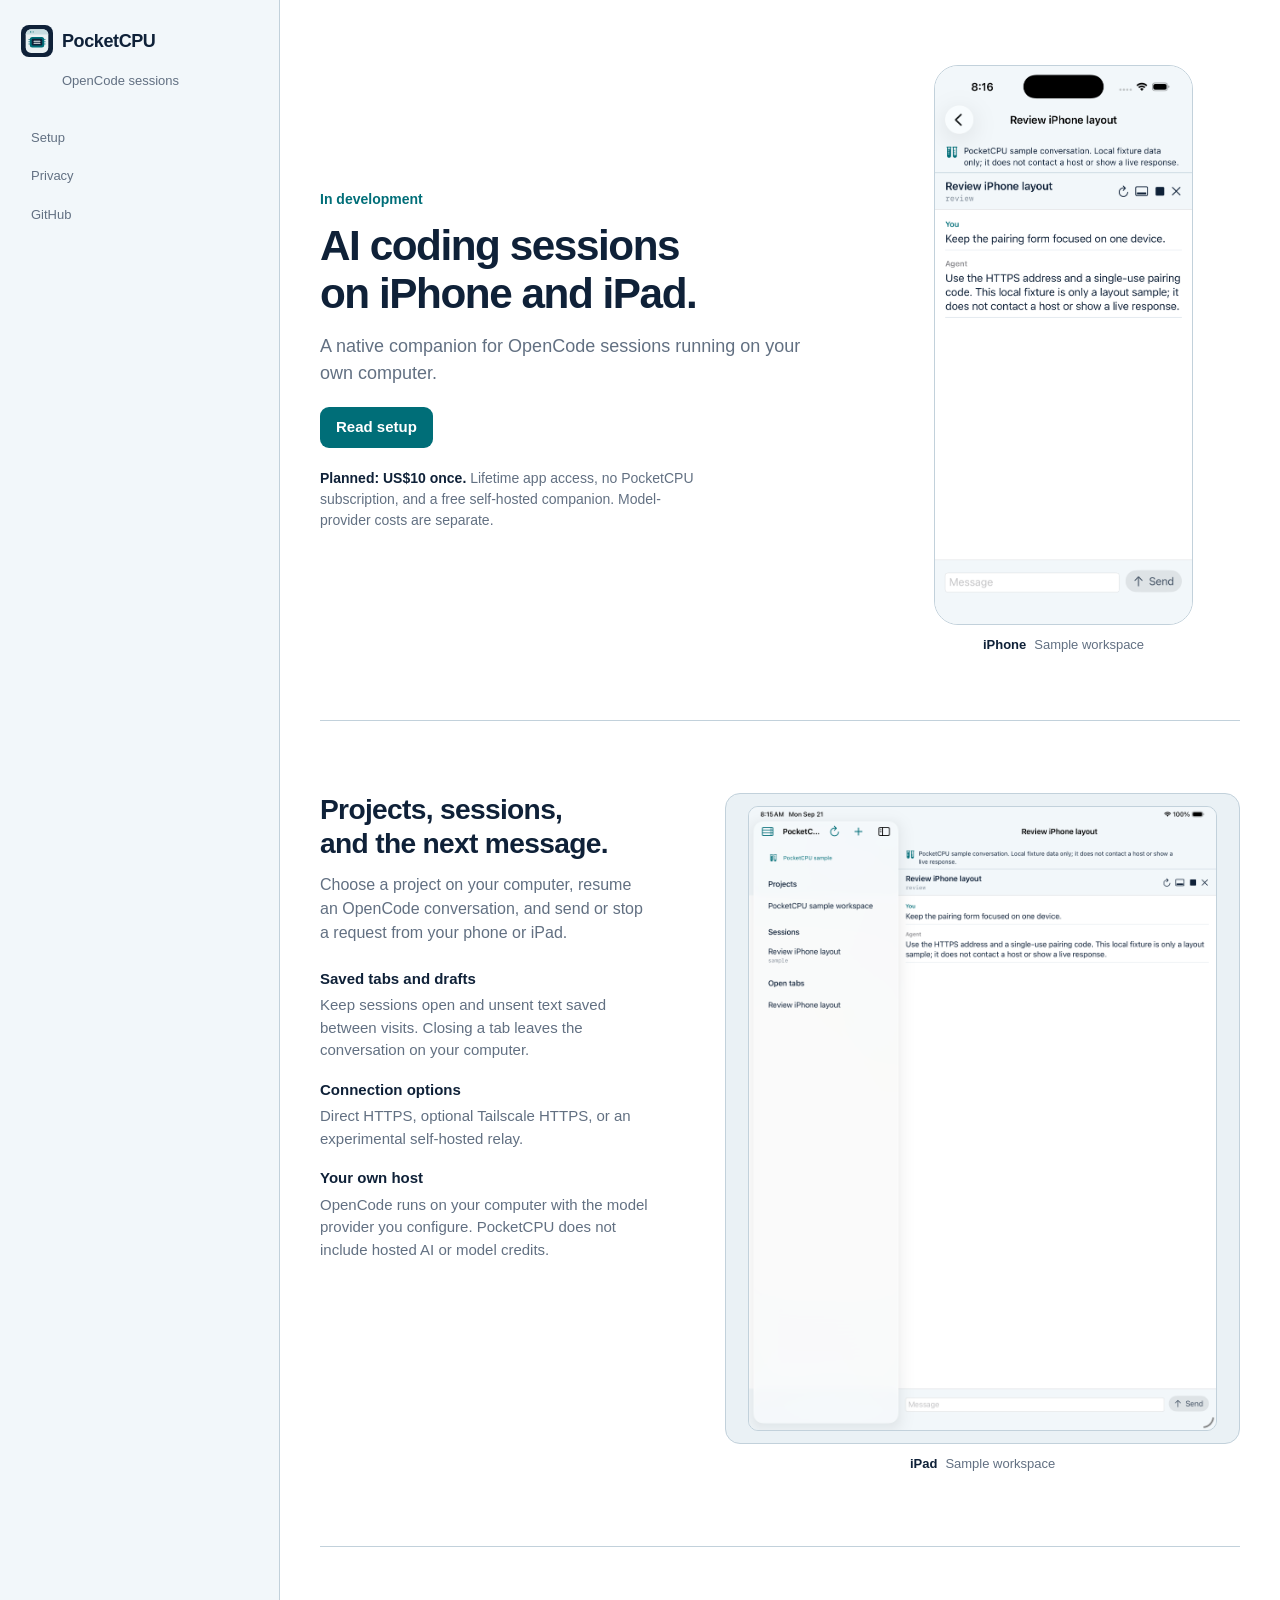
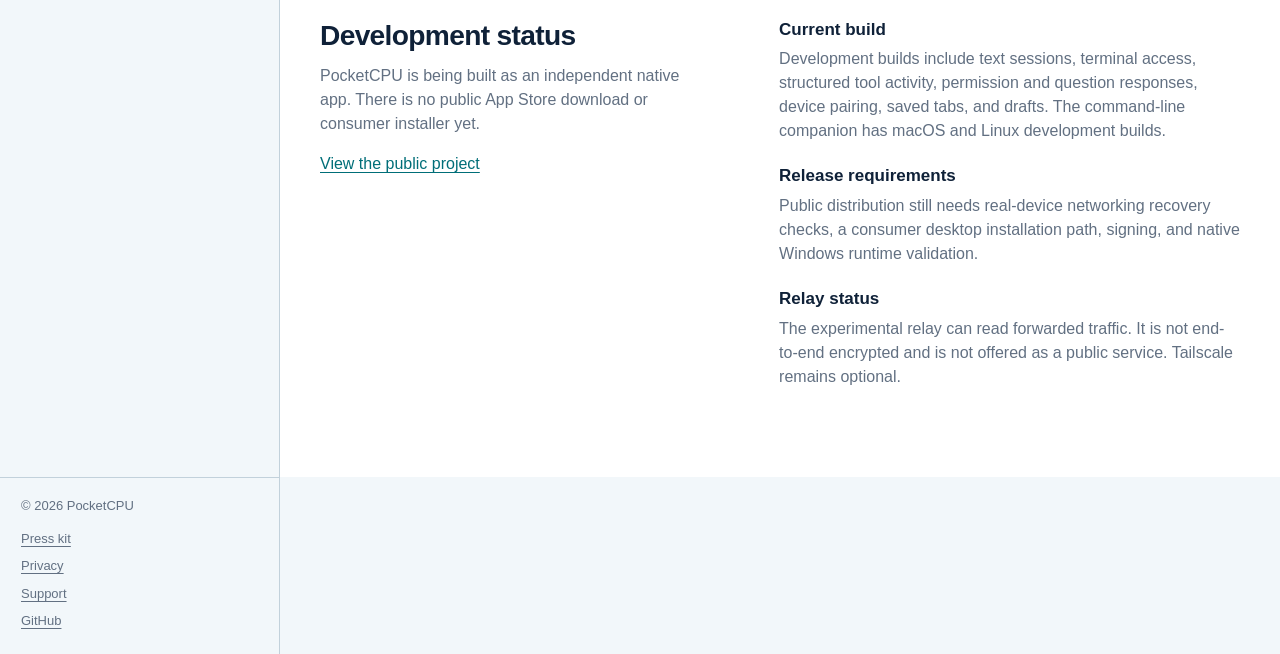
<file: index.html>
<!doctype html>
<html lang="en">
<head>
  <meta charset="utf-8">
  <meta name="viewport" content="width=device-width, initial-scale=1">
  <meta name="description" content="A native iPhone and iPad client for OpenCode sessions on your own computer. In development. Planned US$10 one-time purchase.">
  <meta property="og:title" content="PocketCPU | AI coding on iPhone and iPad">
  <meta property="og:description" content="A native iPhone and iPad client for OpenCode sessions on your own computer. In development. Planned US$10 one-time purchase.">
  <meta property="og:type" content="website">
  <meta property="og:url" content="https://sbenson2.github.io/PocketCPU/">
  <meta property="og:image" content="https://sbenson2.github.io/PocketCPU/assets/app-icon-1024.png">
  <meta property="og:image:alt" content="PocketCPU app icon">
  <meta name="twitter:card" content="summary">
  <link rel="canonical" href="https://sbenson2.github.io/PocketCPU/">
  <link rel="icon" href="assets/brand.svg" type="image/svg+xml">
  <link rel="apple-touch-icon" href="assets/app-icon-1024.png">
  <link rel="stylesheet" href="styles.css">
  <title>PocketCPU | AI coding on iPhone and iPad</title>
</head>
<body>
  <a class="skip-link" href="#main">Skip to content</a>
  <header class="site-header site-rail wrap">
    <a class="brand" href="./" aria-label="PocketCPU home"><img src="assets/brand.svg" width="34" height="34" alt=""><span>PocketCPU</span></a>
    <p class="site-context">OpenCode sessions</p>
    <nav aria-label="Main navigation">
      <a href="guide.html">Setup</a>
      <a href="privacy.html">Privacy</a>
      <a class="desktop-link" href="https://github.com/sbenson2/PocketCPU">GitHub</a>
    </nav>
  </header>
  <main id="main" tabindex="-1">
    <section class="hero wrap" aria-labelledby="intro">
      <div class="hero-copy">
        <p class="status">In development</p>
        <h1 id="intro">AI coding sessions<br>on iPhone and iPad.</h1>
        <p class="lede">A native companion for OpenCode sessions running on your own computer.</p>
        <a class="button primary" href="guide.html">Read setup</a>
        <p class="purchase-note"><strong>Planned: US$10 once.</strong> Lifetime app access, no PocketCPU subscription, and a free self-hosted companion. Model-provider costs are separate.</p>
      </div>
      <figure class="hero-shot">
        <img src="assets/screenshot-iphone.png" width="1206" height="2622" fetchpriority="high" alt="PocketCPU on iPhone showing a labelled sample coding conversation">
        <figcaption><strong>iPhone</strong><span>Sample workspace</span></figcaption>
      </figure>
    </section>
    <section class="workspace wrap" aria-labelledby="workspace">
      <div class="workspace-copy">
        <h2 id="workspace">Projects, sessions,<br>and the next message.</h2>
        <p>Choose a project on your computer, resume an OpenCode conversation, and send or stop a request from your phone or iPad.</p>
        <dl class="feature-list">
          <dt>Saved tabs and drafts</dt><dd>Keep sessions open and unsent text saved between visits. Closing a tab leaves the conversation on your computer.</dd>
          <dt>Connection options</dt><dd>Direct HTTPS, optional Tailscale HTTPS, or an experimental self-hosted relay.</dd>
          <dt>Your own host</dt><dd>OpenCode runs on your computer with the model provider you configure. PocketCPU does not include hosted AI or model credits.</dd>
        </dl>
      </div>
      <figure class="tablet-shot">
        <a href="assets/screenshot-ipad.png" aria-label="View the full-size iPad sample screenshot"><img src="assets/screenshot-ipad.png" width="2064" height="2752" loading="lazy" alt="PocketCPU on iPad with projects and sessions beside a labelled sample conversation"></a>
        <figcaption><strong>iPad</strong><span>Sample workspace</span></figcaption>
      </figure>
    </section>
    <section class="scope wrap" aria-labelledby="status">
      <div class="scope-intro">
        <h2 id="status">Development status</h2>
        <p>PocketCPU is being built as an independent native app. There is no public App Store download or consumer installer yet.</p>
        <a href="https://github.com/sbenson2/PocketCPU">View the public project</a>
      </div>
      <div class="scope-details">
        <h3>Current build</h3>
        <p>Development builds include text sessions, terminal access, structured tool activity, permission and question responses, device pairing, saved tabs, and drafts. The command-line companion has macOS and Linux development builds.</p>
        <h3>Release requirements</h3>
        <p>Public distribution still needs real-device networking recovery checks, a consumer desktop installation path, signing, and native Windows runtime validation.</p>
        <h3>Relay status</h3>
        <p>The experimental relay can read forwarded traffic. It is not end-to-end encrypted and is not offered as a public service. Tailscale remains optional.</p>
      </div>
    </section>
  </main>
  <footer class="site-footer wrap">
    <span>© 2026 PocketCPU</span>
    <nav aria-label="Footer"><a href="press.html">Press kit</a><a href="privacy.html">Privacy</a><a href="https://github.com/sbenson2/PocketCPU/issues">Support</a><a href="https://github.com/sbenson2/PocketCPU">GitHub</a></nav>
  </footer>
</body>
</html>
</file>
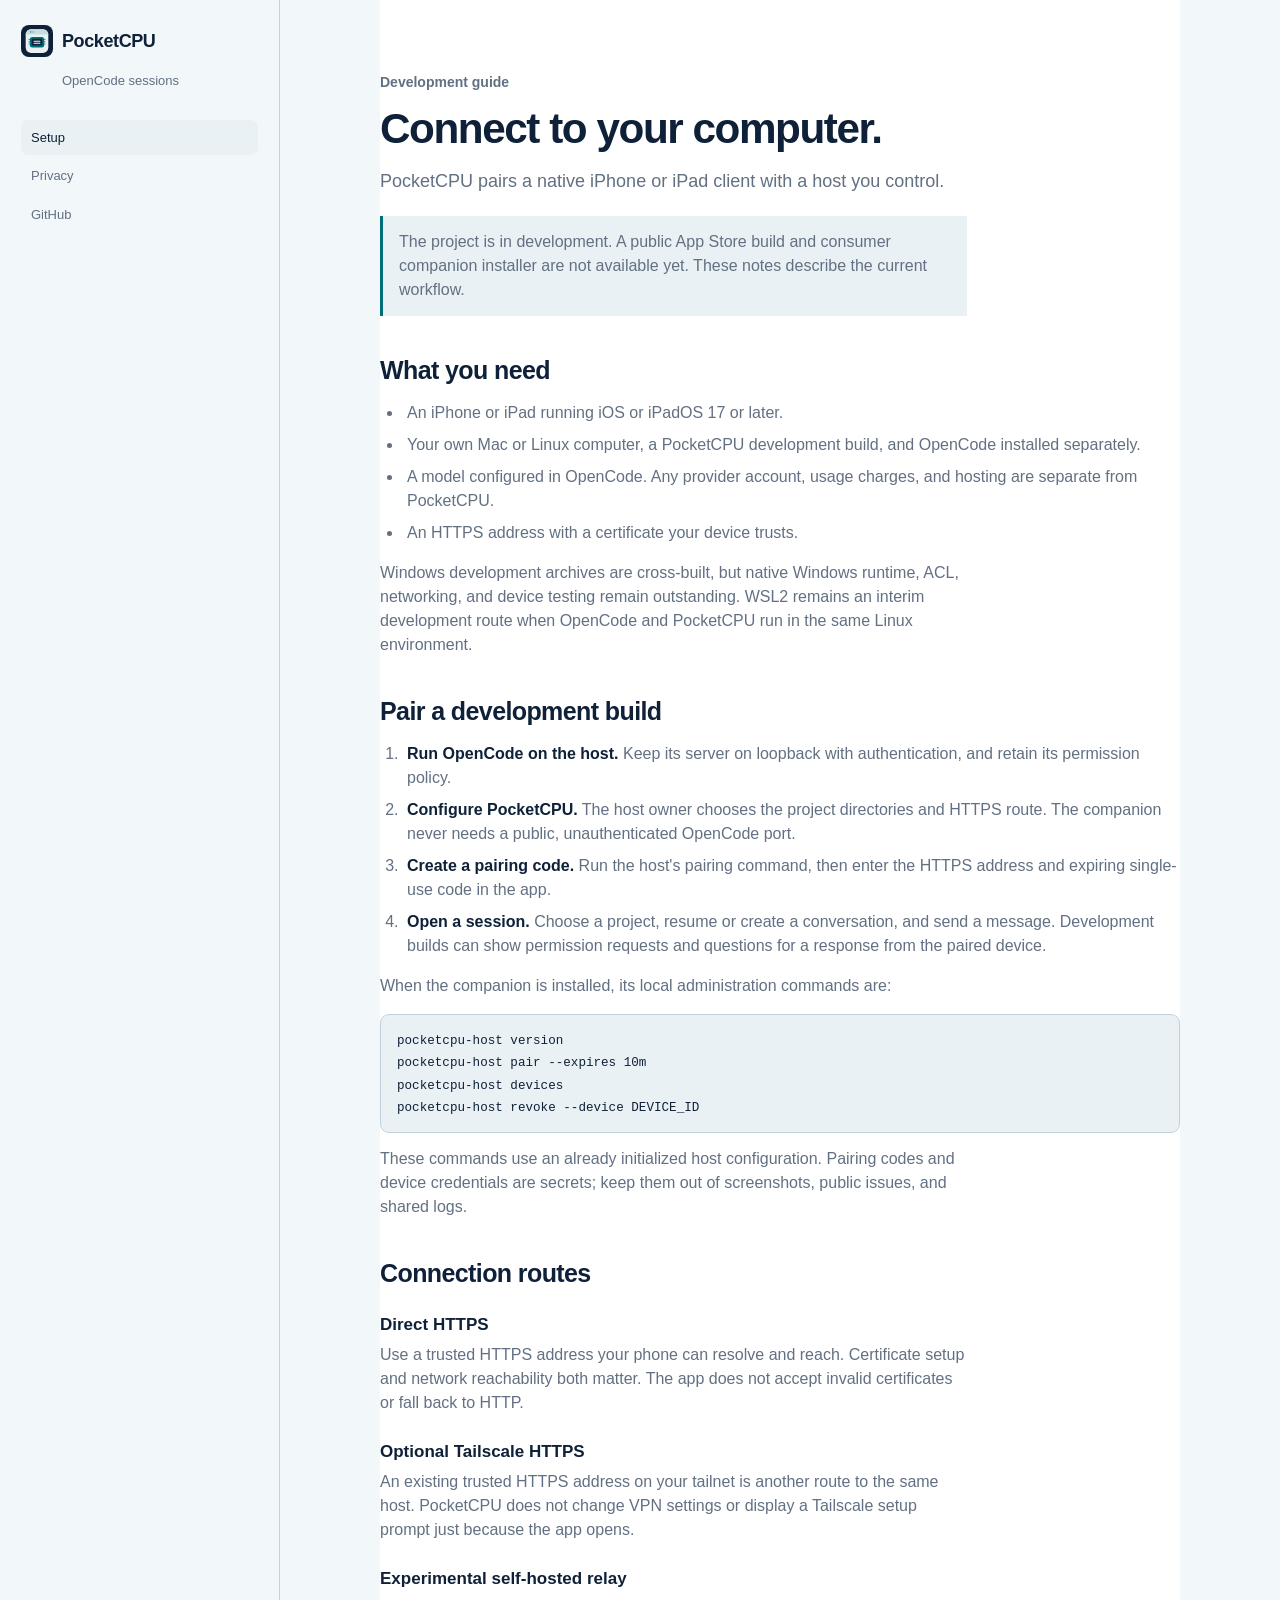
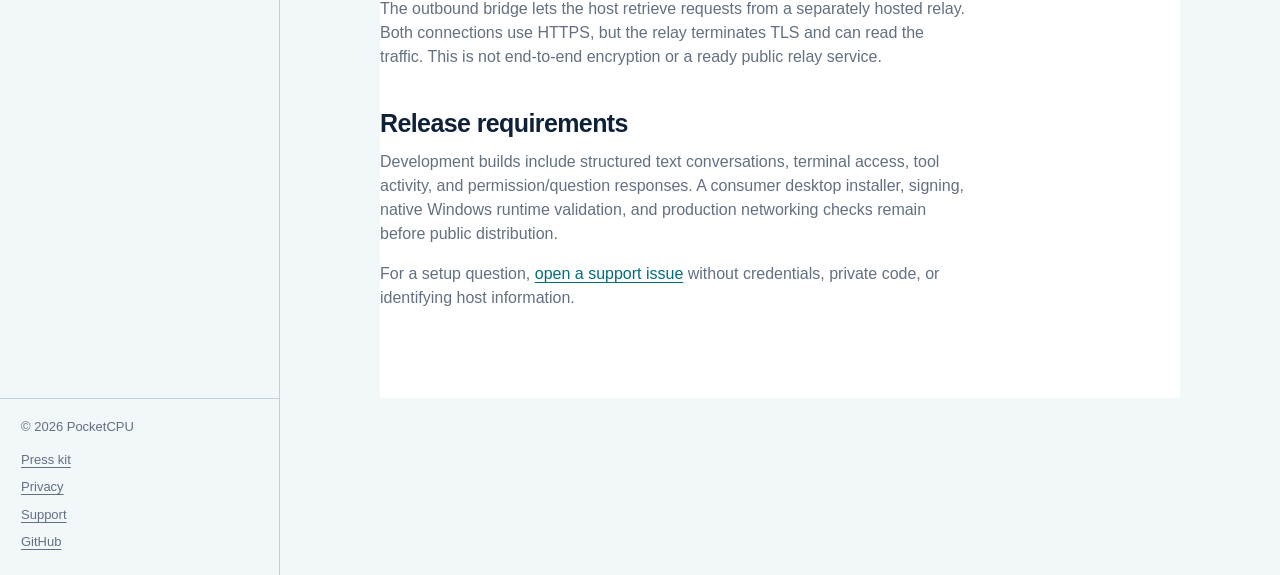
<file: guide.html>
<!doctype html>
<html lang="en">
<head>
  <meta charset="utf-8">
  <meta name="viewport" content="width=device-width, initial-scale=1">
  <meta name="description" content="How PocketCPU connects your iPhone or iPad to OpenCode on your own computer. Current setup requirements and development limits.">
  <meta property="og:title" content="Setup and development | PocketCPU">
  <meta property="og:description" content="How PocketCPU connects your iPhone or iPad to OpenCode on your own computer. Current setup requirements and development limits.">
  <meta property="og:type" content="website">
  <meta property="og:url" content="https://sbenson2.github.io/PocketCPU/guide.html">
  <meta property="og:image" content="https://sbenson2.github.io/PocketCPU/assets/app-icon-1024.png">
  <meta property="og:image:alt" content="PocketCPU app icon">
  <meta name="twitter:card" content="summary">
  <link rel="canonical" href="https://sbenson2.github.io/PocketCPU/guide.html">
  <link rel="icon" href="assets/brand.svg" type="image/svg+xml">
  <link rel="apple-touch-icon" href="assets/app-icon-1024.png">
  <link rel="stylesheet" href="styles.css">
  <title>Setup and development | PocketCPU</title>
</head>
<body>
  <a class="skip-link" href="#main">Skip to content</a>
  <header class="site-header site-rail wrap">
    <a class="brand" href="./" aria-label="PocketCPU home"><img src="assets/brand.svg" width="34" height="34" alt=""><span>PocketCPU</span></a>
    <p class="site-context">OpenCode sessions</p>
    <nav aria-label="Main navigation">
      <a href="guide.html" aria-current="page">Setup</a>
      <a href="privacy.html">Privacy</a>
      <a class="desktop-link" href="https://github.com/sbenson2/PocketCPU">GitHub</a>
    </nav>
  </header>
  <main id="main" tabindex="-1" class="wrap prose">
    <p class="status">Development guide</p>
    <h1>Connect to your computer.</h1>
    <p class="lede">PocketCPU pairs a native iPhone or iPad client with a host you control.</p>
    <p class="note">The project is in development. A public App Store build and consumer companion installer are not available yet. These notes describe the current workflow.</p>
    <h2>What you need</h2>
    <ul>
      <li>An iPhone or iPad running iOS or iPadOS 17 or later.</li>
      <li>Your own Mac or Linux computer, a PocketCPU development build, and OpenCode installed separately.</li>
      <li>A model configured in OpenCode. Any provider account, usage charges, and hosting are separate from PocketCPU.</li>
      <li>An HTTPS address with a certificate your device trusts.</li>
    </ul>
    <p>Windows development archives are cross-built, but native Windows runtime, ACL, networking, and device testing remain outstanding. WSL2 remains an interim development route when OpenCode and PocketCPU run in the same Linux environment.</p>
    <h2>Pair a development build</h2>
    <ol>
      <li><strong>Run OpenCode on the host.</strong> Keep its server on loopback with authentication, and retain its permission policy.</li>
      <li><strong>Configure PocketCPU.</strong> The host owner chooses the project directories and HTTPS route. The companion never needs a public, unauthenticated OpenCode port.</li>
      <li><strong>Create a pairing code.</strong> Run the host's pairing command, then enter the HTTPS address and expiring single-use code in the app.</li>
      <li><strong>Open a session.</strong> Choose a project, resume or create a conversation, and send a message. Development builds can show permission requests and questions for a response from the paired device.</li>
    </ol>
    <p>When the companion is installed, its local administration commands are:</p>
    <pre><code>pocketcpu-host version
pocketcpu-host pair --expires 10m
pocketcpu-host devices
pocketcpu-host revoke --device DEVICE_ID</code></pre>
    <p>These commands use an already initialized host configuration. Pairing codes and device credentials are secrets; keep them out of screenshots, public issues, and shared logs.</p>
    <h2>Connection routes</h2>
    <h3>Direct HTTPS</h3>
    <p>Use a trusted HTTPS address your phone can resolve and reach. Certificate setup and network reachability both matter. The app does not accept invalid certificates or fall back to HTTP.</p>
    <h3>Optional Tailscale HTTPS</h3>
    <p>An existing trusted HTTPS address on your tailnet is another route to the same host. PocketCPU does not change VPN settings or display a Tailscale setup prompt just because the app opens.</p>
    <h3>Experimental self-hosted relay</h3>
    <p>The outbound bridge lets the host retrieve requests from a separately hosted relay. Both connections use HTTPS, but the relay terminates TLS and can read the traffic. This is not end-to-end encryption or a ready public relay service.</p>
    <h2>Release requirements</h2>
    <p>Development builds include structured text conversations, terminal access, tool activity, and permission/question responses. A consumer desktop installer, signing, native Windows runtime validation, and production networking checks remain before public distribution.</p>
    <p>For a setup question, <a href="https://github.com/sbenson2/PocketCPU/issues">open a support issue</a> without credentials, private code, or identifying host information.</p>
  </main>
  <footer class="site-footer wrap">
    <span>© 2026 PocketCPU</span>
    <nav aria-label="Footer"><a href="press.html">Press kit</a><a href="privacy.html">Privacy</a><a href="https://github.com/sbenson2/PocketCPU/issues">Support</a><a href="https://github.com/sbenson2/PocketCPU">GitHub</a></nav>
  </footer>
</body>
</html>
</file>
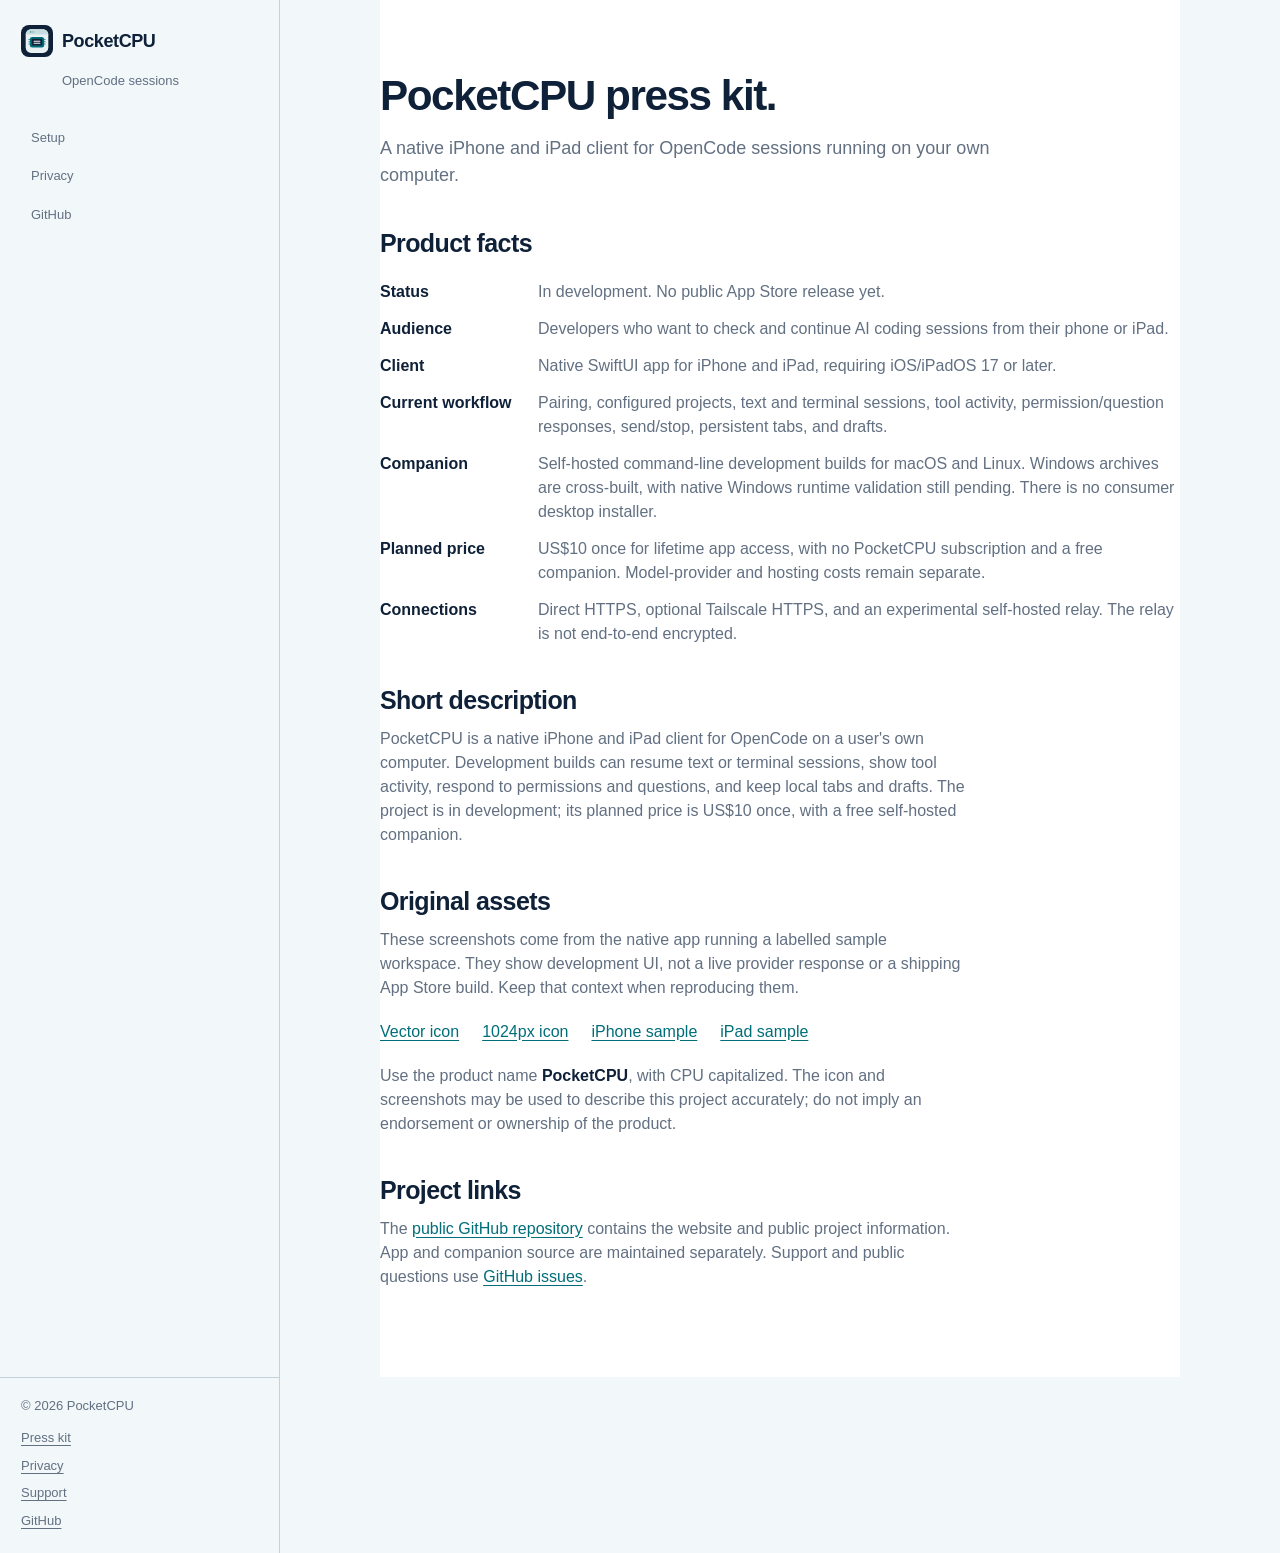
<file: press.html>
<!doctype html>
<html lang="en">
<head>
  <meta charset="utf-8">
  <meta name="viewport" content="width=device-width, initial-scale=1">
  <meta name="description" content="PocketCPU product facts, planned pricing, original app icon, and labelled development screenshots.">
  <meta property="og:title" content="Press kit | PocketCPU">
  <meta property="og:description" content="PocketCPU product facts, planned pricing, original app icon, and labelled development screenshots.">
  <meta property="og:type" content="website">
  <meta property="og:url" content="https://sbenson2.github.io/PocketCPU/press.html">
  <meta property="og:image" content="https://sbenson2.github.io/PocketCPU/assets/app-icon-1024.png">
  <meta property="og:image:alt" content="PocketCPU app icon">
  <meta name="twitter:card" content="summary">
  <link rel="canonical" href="https://sbenson2.github.io/PocketCPU/press.html">
  <link rel="icon" href="assets/brand.svg" type="image/svg+xml">
  <link rel="apple-touch-icon" href="assets/app-icon-1024.png">
  <link rel="stylesheet" href="styles.css">
  <title>Press kit | PocketCPU</title>
</head>
<body>
  <a class="skip-link" href="#main">Skip to content</a>
  <header class="site-header site-rail wrap">
    <a class="brand" href="./" aria-label="PocketCPU home"><img src="assets/brand.svg" width="34" height="34" alt=""><span>PocketCPU</span></a>
    <p class="site-context">OpenCode sessions</p>
    <nav aria-label="Main navigation">
      <a href="guide.html">Setup</a>
      <a href="privacy.html">Privacy</a>
      <a class="desktop-link" href="https://github.com/sbenson2/PocketCPU">GitHub</a>
    </nav>
  </header>
  <main id="main" tabindex="-1" class="wrap prose">
    <h1>PocketCPU press kit.</h1>
    <p class="lede">A native iPhone and iPad client for OpenCode sessions running on your own computer.</p>
    <h2>Product facts</h2>
    <dl class="fact-list">
      <dt>Status</dt><dd>In development. No public App Store release yet.</dd>
      <dt>Audience</dt><dd>Developers who want to check and continue AI coding sessions from their phone or iPad.</dd>
      <dt>Client</dt><dd>Native SwiftUI app for iPhone and iPad, requiring iOS/iPadOS 17 or later.</dd>
      <dt>Current workflow</dt><dd>Pairing, configured projects, text and terminal sessions, tool activity, permission/question responses, send/stop, persistent tabs, and drafts.</dd>
      <dt>Companion</dt><dd>Self-hosted command-line development builds for macOS and Linux. Windows archives are cross-built, with native Windows runtime validation still pending. There is no consumer desktop installer.</dd>
      <dt>Planned price</dt><dd>US$10 once for lifetime app access, with no PocketCPU subscription and a free companion. Model-provider and hosting costs remain separate.</dd>
      <dt>Connections</dt><dd>Direct HTTPS, optional Tailscale HTTPS, and an experimental self-hosted relay. The relay is not end-to-end encrypted.</dd>
    </dl>
    <h2>Short description</h2>
    <p>PocketCPU is a native iPhone and iPad client for OpenCode on a user's own computer. Development builds can resume text or terminal sessions, show tool activity, respond to permissions and questions, and keep local tabs and drafts. The project is in development; its planned price is US$10 once, with a free self-hosted companion.</p>
    <h2>Original assets</h2>
    <p>These screenshots come from the native app running a labelled sample workspace. They show development UI, not a live provider response or a shipping App Store build. Keep that context when reproducing them.</p>
    <div class="asset-links">
      <a href="assets/brand.svg" download="pocketcpu-icon.svg">Vector icon</a>
      <a href="assets/app-icon-1024.png" download="pocketcpu-icon-1024.png">1024px icon</a>
      <a href="assets/screenshot-iphone.png" download="pocketcpu-iphone-sample.png">iPhone sample</a>
      <a href="assets/screenshot-ipad.png" download="pocketcpu-ipad-sample.png">iPad sample</a>
    </div>
    <p>Use the product name <strong>PocketCPU</strong>, with CPU capitalized. The icon and screenshots may be used to describe this project accurately; do not imply an endorsement or ownership of the product.</p>
    <h2>Project links</h2>
    <p>The <a href="https://github.com/sbenson2/PocketCPU">public GitHub repository</a> contains the website and public project information. App and companion source are maintained separately. Support and public questions use <a href="https://github.com/sbenson2/PocketCPU/issues">GitHub issues</a>.</p>
  </main>
  <footer class="site-footer wrap">
    <span>© 2026 PocketCPU</span>
    <nav aria-label="Footer"><a href="press.html">Press kit</a><a href="privacy.html">Privacy</a><a href="https://github.com/sbenson2/PocketCPU/issues">Support</a><a href="https://github.com/sbenson2/PocketCPU">GitHub</a></nav>
  </footer>
</body>
</html>
</file>
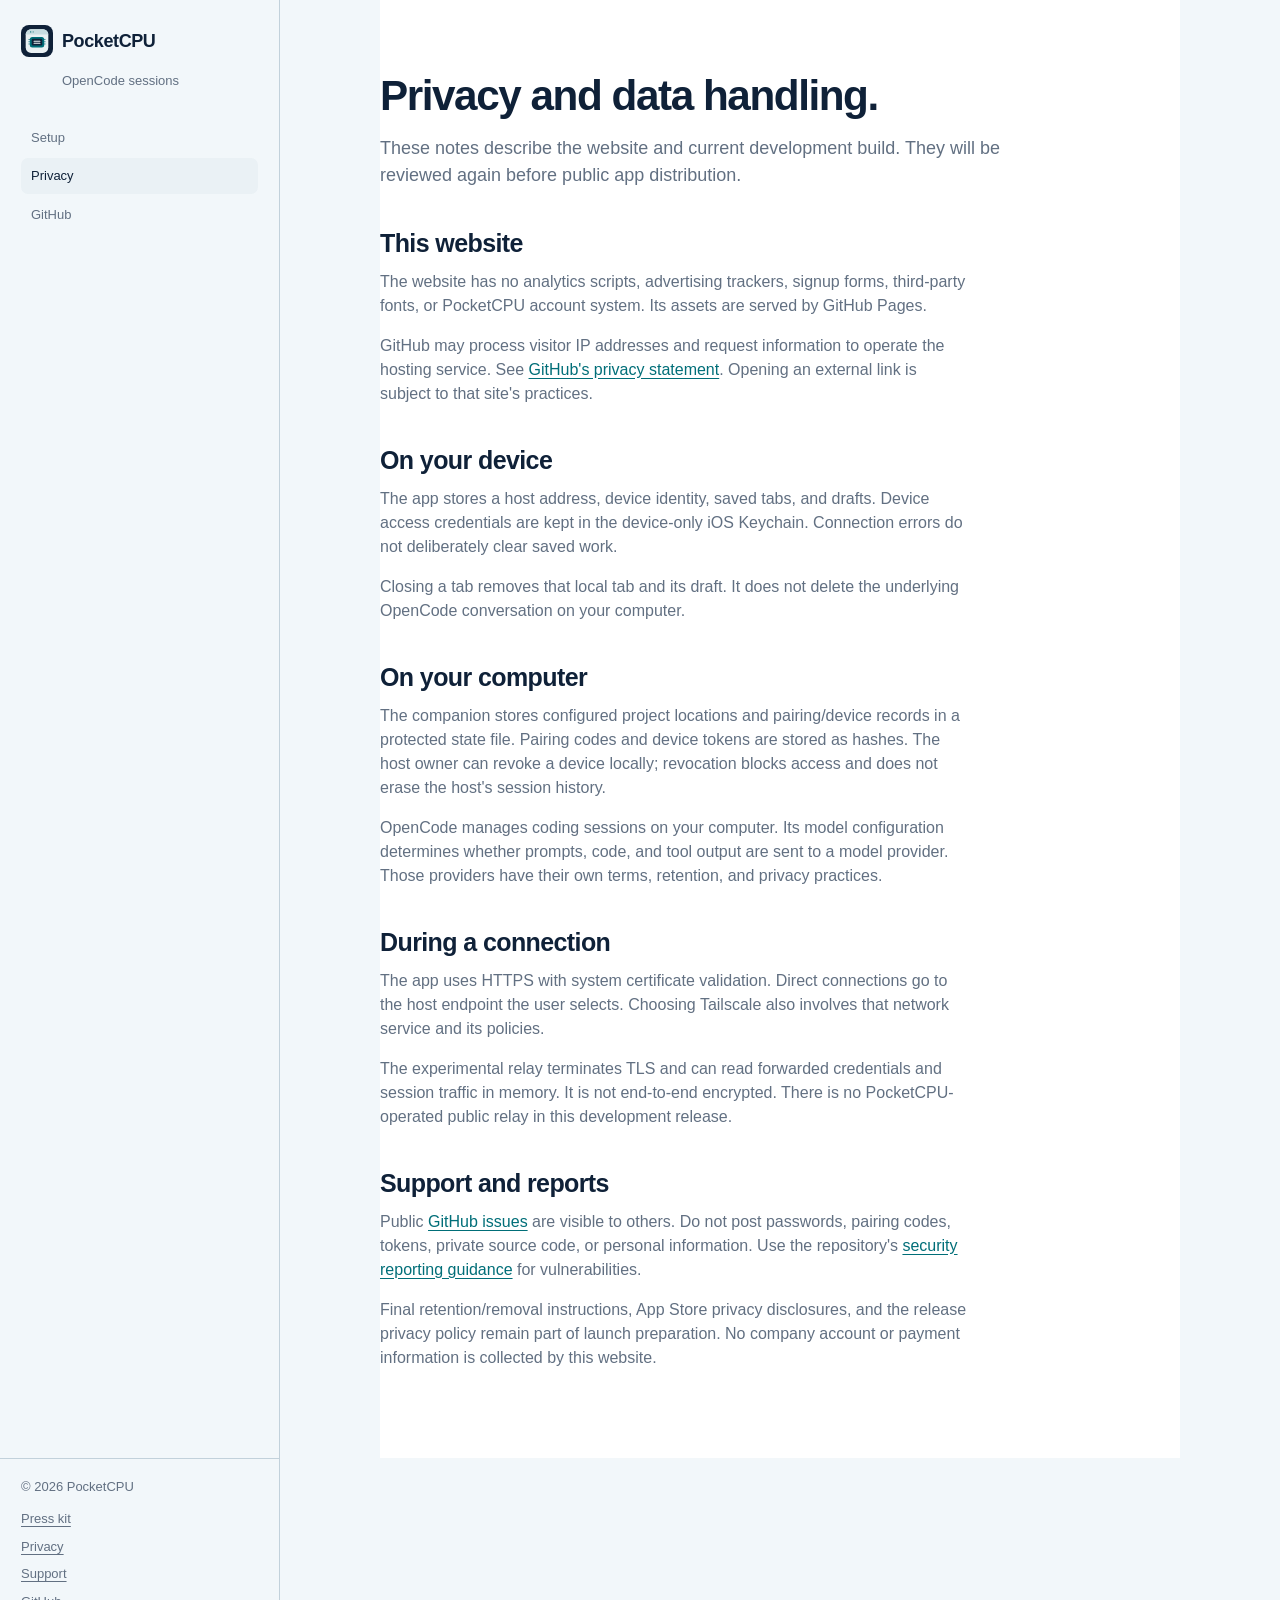
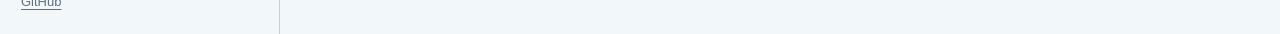
<file: privacy.html>
<!doctype html>
<html lang="en">
<head>
  <meta charset="utf-8">
  <meta name="viewport" content="width=device-width, initial-scale=1">
  <meta name="description" content="Current PocketCPU website and development-build data handling, including local storage, OpenCode providers, and relay visibility.">
  <meta property="og:title" content="Privacy | PocketCPU">
  <meta property="og:description" content="Current PocketCPU website and development-build data handling, including local storage, OpenCode providers, and relay visibility.">
  <meta property="og:type" content="website">
  <meta property="og:url" content="https://sbenson2.github.io/PocketCPU/privacy.html">
  <meta property="og:image" content="https://sbenson2.github.io/PocketCPU/assets/app-icon-1024.png">
  <meta property="og:image:alt" content="PocketCPU app icon">
  <meta name="twitter:card" content="summary">
  <link rel="canonical" href="https://sbenson2.github.io/PocketCPU/privacy.html">
  <link rel="icon" href="assets/brand.svg" type="image/svg+xml">
  <link rel="apple-touch-icon" href="assets/app-icon-1024.png">
  <link rel="stylesheet" href="styles.css">
  <title>Privacy | PocketCPU</title>
</head>
<body>
  <a class="skip-link" href="#main">Skip to content</a>
  <header class="site-header site-rail wrap">
    <a class="brand" href="./" aria-label="PocketCPU home"><img src="assets/brand.svg" width="34" height="34" alt=""><span>PocketCPU</span></a>
    <p class="site-context">OpenCode sessions</p>
    <nav aria-label="Main navigation">
      <a href="guide.html">Setup</a>
      <a href="privacy.html" aria-current="page">Privacy</a>
      <a class="desktop-link" href="https://github.com/sbenson2/PocketCPU">GitHub</a>
    </nav>
  </header>
  <main id="main" tabindex="-1" class="wrap prose">
    <h1>Privacy and data handling.</h1>
    <p class="lede">These notes describe the website and current development build. They will be reviewed again before public app distribution.</p>
    <h2>This website</h2>
    <p>The website has no analytics scripts, advertising trackers, signup forms, third-party fonts, or PocketCPU account system. Its assets are served by GitHub Pages.</p>
    <p>GitHub may process visitor IP addresses and request information to operate the hosting service. See <a href="https://docs.github.com/en/site-policy/privacy-policies/github-general-privacy-statement">GitHub's privacy statement</a>. Opening an external link is subject to that site's practices.</p>
    <h2>On your device</h2>
    <p>The app stores a host address, device identity, saved tabs, and drafts. Device access credentials are kept in the device-only iOS Keychain. Connection errors do not deliberately clear saved work.</p>
    <p>Closing a tab removes that local tab and its draft. It does not delete the underlying OpenCode conversation on your computer.</p>
    <h2>On your computer</h2>
    <p>The companion stores configured project locations and pairing/device records in a protected state file. Pairing codes and device tokens are stored as hashes. The host owner can revoke a device locally; revocation blocks access and does not erase the host's session history.</p>
    <p>OpenCode manages coding sessions on your computer. Its model configuration determines whether prompts, code, and tool output are sent to a model provider. Those providers have their own terms, retention, and privacy practices.</p>
    <h2>During a connection</h2>
    <p>The app uses HTTPS with system certificate validation. Direct connections go to the host endpoint the user selects. Choosing Tailscale also involves that network service and its policies.</p>
    <p>The experimental relay terminates TLS and can read forwarded credentials and session traffic in memory. It is not end-to-end encrypted. There is no PocketCPU-operated public relay in this development release.</p>
    <h2>Support and reports</h2>
    <p>Public <a href="https://github.com/sbenson2/PocketCPU/issues">GitHub issues</a> are visible to others. Do not post passwords, pairing codes, tokens, private source code, or personal information. Use the repository's <a href="https://github.com/sbenson2/PocketCPU/security">security reporting guidance</a> for vulnerabilities.</p>
    <p>Final retention/removal instructions, App Store privacy disclosures, and the release privacy policy remain part of launch preparation. No company account or payment information is collected by this website.</p>
  </main>
  <footer class="site-footer wrap">
    <span>© 2026 PocketCPU</span>
    <nav aria-label="Footer"><a href="press.html">Press kit</a><a href="privacy.html">Privacy</a><a href="https://github.com/sbenson2/PocketCPU/issues">Support</a><a href="https://github.com/sbenson2/PocketCPU">GitHub</a></nav>
  </footer>
</body>
</html>
</file>
<file: styles.css>
:root {
  color-scheme: light dark;
  --paper: #f2f7fa;
  --surface: #ffffff;
  --ink: #0f2138;
  --muted: #627082;
  --line: #c2d1db;
  --signal: #006e78;
  --soft: #eaf1f5;
  font-family: -apple-system, BlinkMacSystemFont, "Segoe UI", sans-serif;
}

* { box-sizing: border-box; }
html { scroll-behavior: smooth; scroll-padding-top: 24px; }
body { margin: 0; min-width: 0; background: var(--paper); color: var(--ink); font-size: 16px; line-height: 1.5; }
a { color: var(--signal); text-underline-offset: 3px; }
a:hover { text-decoration-thickness: 2px; }
a:focus-visible, summary:focus-visible { outline: 3px solid var(--signal); outline-offset: 4px; border-radius: 4px; }
img { display: block; max-width: 100%; height: auto; }
h1, h2, h3, p { margin-top: 0; }
h1, h2, h3 { color: var(--ink); font-weight: 650; }
h1 { max-width: 21ch; margin-bottom: 16px; font-size: clamp(31px, 3.3vw, 44px); letter-spacing: -.034em; line-height: 1.12; }
h2 { margin-bottom: 12px; font-size: clamp(23px, 2.2vw, 30px); letter-spacing: -.024em; line-height: 1.2; }
h3 { margin-bottom: 6px; font-size: 17px; line-height: 1.35; }
p { max-width: 66ch; }
.wrap { width: min(1120px, calc(100% - 48px)); margin-inline: auto; }
.skip-link { position: absolute; top: 9px; left: 16px; z-index: 3; padding: 8px 12px; background: var(--surface); color: var(--ink); transform: translateY(-180%); }
.skip-link:focus { transform: none; }

.site-header { display: flex; align-items: center; justify-content: space-between; min-height: 60px; gap: 14px; border-bottom: 1px solid var(--line); }
.brand { display: inline-flex; flex: 0 1 auto; align-items: center; gap: 9px; color: var(--ink); font-size: 17px; font-weight: 650; letter-spacing: -.022em; text-decoration: none; white-space: nowrap; }
.brand img { width: 29px; height: 29px; border-radius: 7px; }
.site-context { display: none; }
.site-header nav { display: flex; align-items: center; gap: 15px; min-width: 0; font-size: 13px; }
.site-header nav a { color: var(--muted); text-decoration: none; white-space: nowrap; }
.site-header nav a[aria-current="page"], .site-header nav a:hover { color: var(--signal); }

main { min-width: 0; }
.hero { display: grid; grid-template-columns: minmax(0, 1fr) minmax(230px, .72fr); align-items: center; gap: clamp(32px, 6vw, 78px); padding-block: clamp(36px, 5vw, 64px); }
.hero-copy { min-width: 0; }
.status { margin-bottom: 12px; color: var(--signal); font-size: 14px; font-weight: 600; }
.lede { margin-bottom: 21px; color: var(--muted); font-size: 18px; line-height: 1.48; }
.button { display: inline-flex; min-height: 40px; align-items: center; justify-content: center; padding: 8px 15px; border: 1px solid transparent; border-radius: 9px; font-size: 15px; font-weight: 600; text-decoration: none; white-space: nowrap; }
.button.primary { background: var(--signal); color: #fff; }
.button.primary:hover { background: #005f68; }
.purchase-note { max-width: 49ch; margin: 20px 0 0; color: var(--muted); font-size: 14px; }
.purchase-note strong { color: var(--ink); font-weight: 650; }
.hero-shot, .tablet-shot { min-width: 0; margin: 0; }
.hero-shot { display: flex; flex-direction: column; align-items: center; }
.hero-shot img { width: auto; max-height: 560px; border: 1px solid var(--line); border-radius: 24px; }
figcaption { display: flex; flex-wrap: wrap; justify-content: center; gap: 8px; margin-top: 10px; color: var(--muted); font-size: 13px; }
figcaption strong { color: var(--ink); font-weight: 600; }

.workspace { display: grid; grid-template-columns: minmax(0, .78fr) minmax(0, 1.22fr); align-items: start; gap: clamp(36px, 6vw, 76px); padding-block: clamp(43px, 6vw, 72px); border-top: 1px solid var(--line); }
.workspace-copy p, .scope-intro p, .scope-details p { color: var(--muted); }
.feature-list { margin: 23px 0 0; }
.feature-list dt { margin-top: 17px; color: var(--ink); font-size: 15px; font-weight: 650; }
.feature-list dd { margin: 4px 0 0; color: var(--muted); font-size: 15px; }
.tablet-shot > a { display: block; padding: 12px; background: var(--soft); border: 1px solid var(--line); border-radius: 15px; }
.tablet-shot img { width: auto; max-height: 625px; margin-inline: auto; border: 1px solid var(--line); border-radius: 10px; }
.scope { display: grid; grid-template-columns: minmax(0, .9fr) minmax(0, 1.1fr); gap: clamp(36px, 7vw, 82px); padding-block: clamp(43px, 6vw, 72px); border-top: 1px solid var(--line); }
.scope-details h3 { margin-top: 22px; }
.scope-details h3:first-child { margin-top: 0; }

.prose { max-width: 800px; padding-block: clamp(42px, 6vw, 72px); }
.prose h1 { max-width: 23ch; }
.prose h2 { margin-top: 39px; font-size: 25px; }
.prose h3 { margin-top: 26px; }
.prose p, .prose li { color: var(--muted); }
.prose strong { color: var(--ink); }
.prose ul, .prose ol { padding-left: 23px; }
.prose li { padding-left: 4px; margin-block: 8px; }
.prose code { font-size: .9em; overflow-wrap: anywhere; }
.prose pre { padding: 14px 16px; overflow-x: auto; border: 1px solid var(--line); border-radius: 9px; background: var(--soft); font-size: 14px; line-height: 1.6; }
.prose .note { padding: 14px 16px; border-left: 3px solid var(--signal); background: var(--soft); }
.asset-links { display: flex; flex-wrap: wrap; gap: 12px 23px; margin-block: 20px; }
.fact-list { display: grid; grid-template-columns: 135px minmax(0, 1fr); gap: 13px 23px; margin-block: 22px; }
.fact-list dt { color: var(--ink); font-weight: 650; }
.fact-list dd { margin: 0; color: var(--muted); }
.site-footer { display: flex; align-items: center; justify-content: space-between; gap: 18px; padding-block: 22px; border-top: 1px solid var(--line); color: var(--muted); font-size: 13px; }
.site-footer nav { display: flex; flex-wrap: wrap; gap: 14px 19px; }
.site-footer a { color: var(--muted); }

@media (min-width: 840px) {
  body { display: grid; min-height: 100vh; grid-template-columns: 280px minmax(0, 1fr); grid-template-rows: 1fr auto; }
  .wrap { width: min(1120px, calc(100% - 80px)); }
  .site-header { grid-column: 1; grid-row: 1; display: block; width: auto; min-height: 0; margin: 0; padding: 25px 21px; border: 0; border-right: 1px solid var(--line); }
  .brand { font-size: 18px; }
  .brand img { width: 32px; height: 32px; border-radius: 8px; }
  .site-context { display: block; margin: 7px 0 29px 41px; color: var(--muted); font-size: 13px; }
  .site-header nav { display: grid; justify-items: start; gap: 3px; }
  .site-header nav a { width: 100%; padding: 8px 10px; border-radius: 7px; }
  .site-header nav a[aria-current="page"] { background: var(--soft); color: var(--ink); }
  main { grid-column: 2; grid-row: 1; background: var(--surface); }
  .site-footer { grid-column: 1; grid-row: 2; display: block; width: auto; margin: 0; padding: 18px 21px 23px; border-right: 1px solid var(--line); }
  .site-footer nav { display: grid; gap: 8px; margin-top: 13px; }
  .site-footer a { width: fit-content; }
  .hero { min-height: min(720px, 100vh); }
}

@media (max-width: 839px) {
  .workspace { grid-template-columns: minmax(0, .8fr) minmax(0, 1.2fr); }
}

@media (max-width: 680px) {
  .wrap { width: min(100% - 32px, 560px); }
  .desktop-link { display: none; }
  .site-header nav { gap: 13px; font-size: 12px; }
  .hero { grid-template-columns: 1fr; gap: 27px; }
  .hero-shot { order: -1; }
  .hero-shot img { max-height: 490px; }
  .workspace, .scope { grid-template-columns: 1fr; gap: 30px; }
  .workspace { padding-block: 44px; }
  .tablet-shot img { max-height: 515px; }
  .prose { padding-block: 39px 55px; }
  .fact-list { grid-template-columns: 1fr; gap: 4px; }
  .fact-list dd { margin-bottom: 14px; }
  .site-footer { flex-direction: column; align-items: flex-start; gap: 11px; }
}

@media (prefers-color-scheme: dark) {
  :root { --paper: #121c26; --surface: #121c26; --ink: #e6f0f7; --muted: #adbdc9; --line: #3b4f5e; --signal: #59c7cc; --soft: #1a2a37; }
  .button.primary { color: #10202d; }
  .button.primary:hover { background: #6bcfd3; }
  .hero-shot img { box-shadow: 0 8px 20px rgb(0 0 0 / .16); }
}

@media (prefers-reduced-motion: reduce) { html { scroll-behavior: auto; } }
</file>
